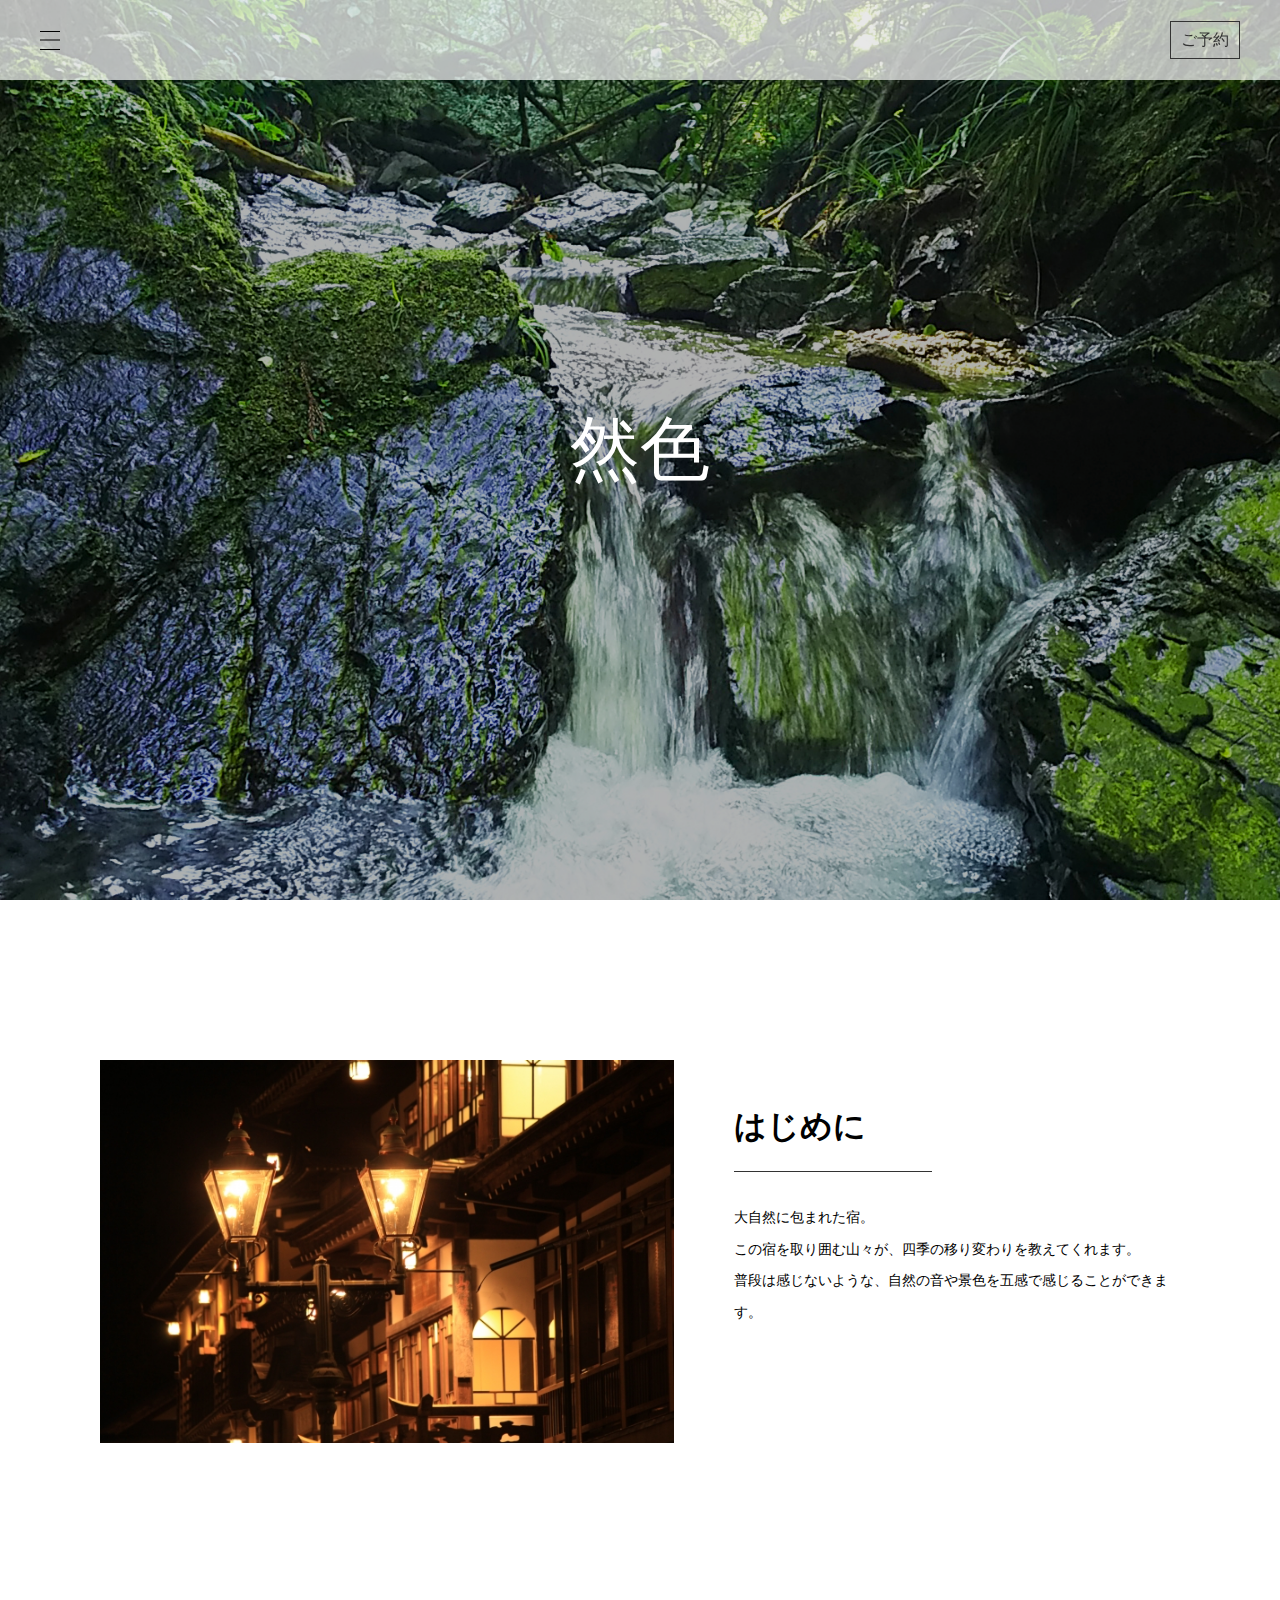
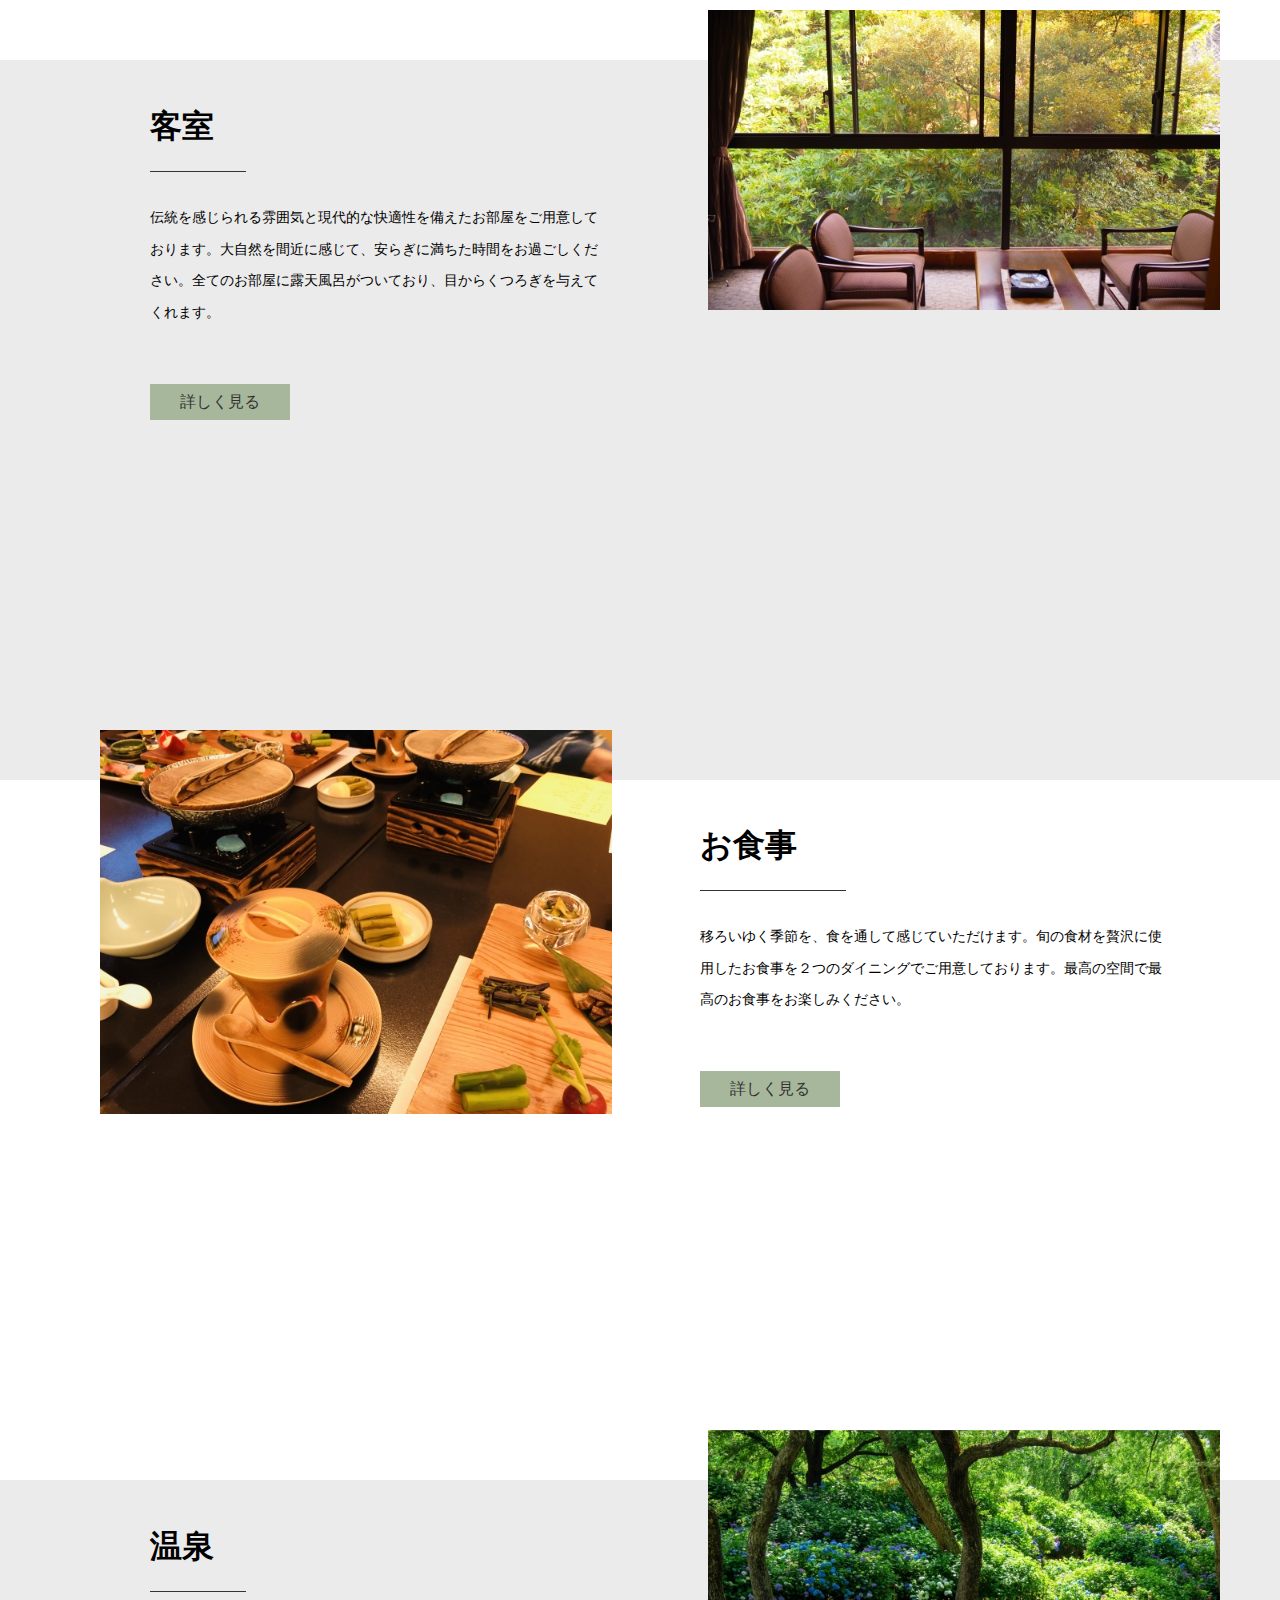
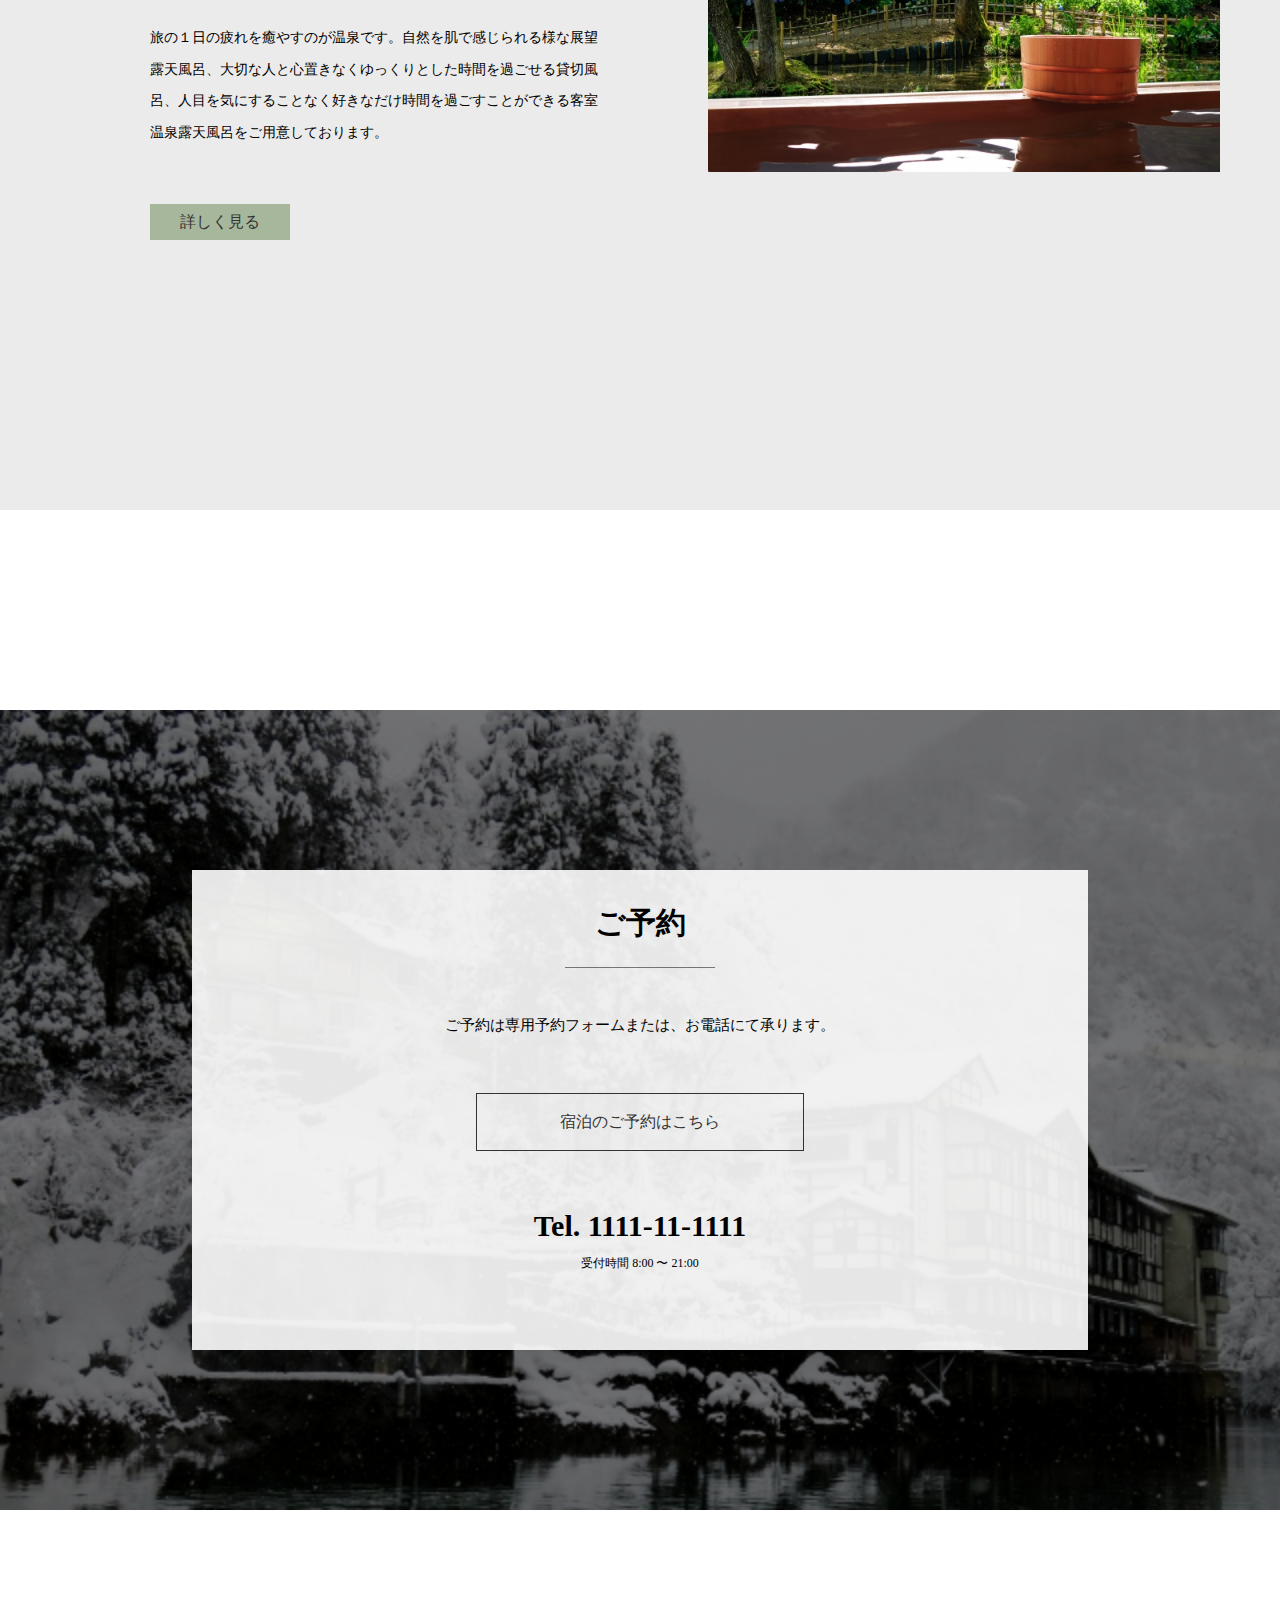
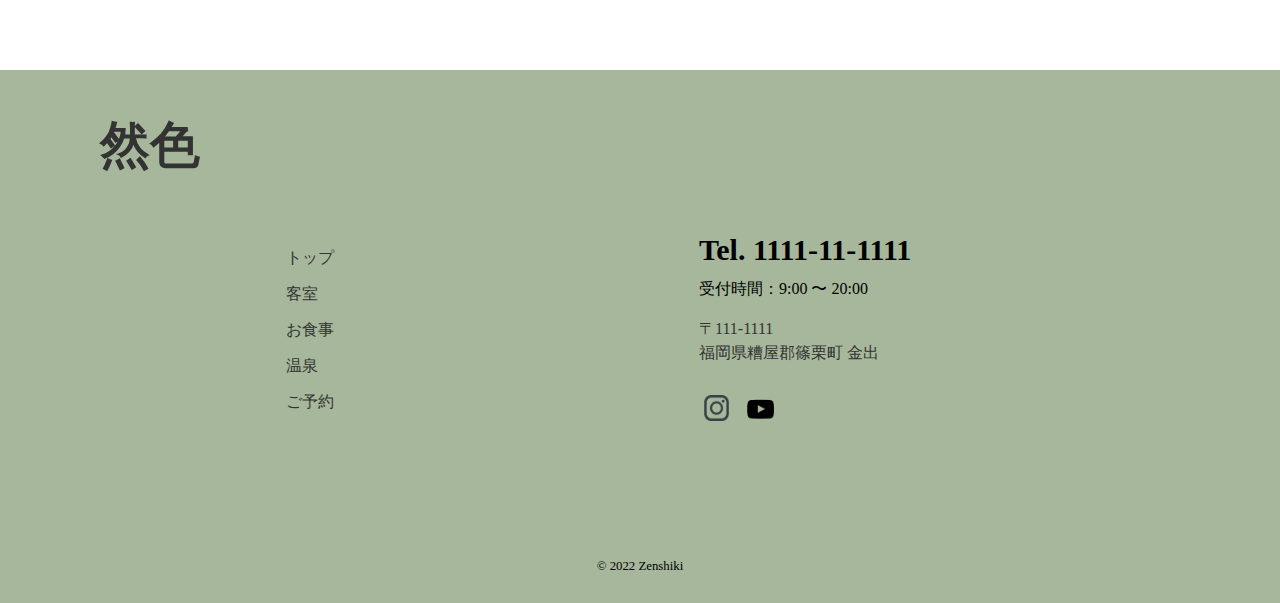
<file: index.html>
<!DOCTYPE html>
<html lang="ja">
<head>
  <meta charset="UTF-8">
  <title>旅館</title>
  <meta name="viewport" content="width=device-width, initial-scale=1">
  <meta name="description" content="架空の旅館ページです">
  <link rel="icon" href="favicon.ico">
  <link rel="preconnect" href="https://fonts.googleapis.com">
  <link rel="preconnect" href="https://fonts.gstatic.com" crossorigin>
  <link
    href="https://fonts.googleapis.com/css2?family=Noto+Sans+JP:wght@300;400;500;700&family=Open+Sans:wght@400;700;800&display=swap"
    rel="stylesheet">
  <link rel="stylesheet" type="text/css" href="css/reset.css">
  </link>
  <link rel="stylesheet" type="text/css" href="css/common.css">
  </link>
  <link rel="stylesheet" type="text/css" href="css/index.css">
  </link>
  <link rel="preconnect" href="https://fonts.googleapis.com">
  <link rel="preconnect" href="https://fonts.gstatic.com" crossorigin>
  <link href="https://fonts.googleapis.com/css2?family=Noto+Serif:ital,wght@0,400;0,700;1,400;1,700&display=swap"
    rel="stylesheet">
</head>
<body>
  <header id="header">
    <div class="header-all">
        <nav class="header-nav">
          <ul class="header-list">
            <li><a class="color" href="index.html">トップ</a></li>
            <li><a href="./html/room.html">客室</a></li>
            <li><a href="./html/eat.html">お食事</a></li>
            <li><a href="./html/bath.html">温泉</a></li>
            <li><a href="#contact">ご予約・お問い合わせ</a></li>
          </ul>
        </nav>
        <div class="header-top">
          <button class="burger-btn">
            <span class="bar bar_top"></span>
            <span class="bar bar_mid"></span>
            <span class="bar bar_bottom"></span>
          </button>
          <a href="#" class="reserve">ご予約</a>
        </div>
    </div>
  </header>
  <main>
    <div class="main-visual">   
      <p class="main-title">然色</p>
    </div>
    <section id="concept" class="wrapper">
      <div class="concept-wrap">
        <div class="section-img">
          <img src="./img/hukei.jpg" alt="コンセプト画像">
        </div>
        <div class="section-text">
          <h2 class="section-title">はじめに</h2>
          <p>大自然に包まれた宿。
            <br>
            この宿を取り囲む山々が、四季の移り変わりを教えてくれます。
            <br>
            普段は感じないような、自然の音や景色を五感で感じることができます。
          </p>
        </div>
      </div>
    </section>
    <section id="room" class="wrapper">
        <div class="section-img">
          <img src="./img/room1.jpg" alt="コンセプト画像">
        </div>
        <div class="section-text">
          <h2 class="section-title">客室</h2>
          <p>伝統を感じられる雰囲気と現代的な快適性を備えたお部屋をご用意しております。大自然を間近に感じて、安らぎに満ちた時間をお過ごしください。全てのお部屋に露天風呂がついており、目からくつろぎを与えてくれます。</p>
          <a href="./html/room.html" class="detail">詳しく見る</a>
        </div>
    </section>
    <section id="eat" class="wrapper">
        <div class="section-img">
          <img src="./img/eat.jpg" alt="コンセプト画像">
        </div>
        <div class="section-text">
          <h2 class="section-title">お食事</h2>
          <p>移ろいゆく季節を、食を通して感じていただけます。旬の食材を贅沢に使用したお食事を２つのダイニングでご用意しております。最高の空間で最高のお食事をお楽しみください。</p>
          <a href="./html/eat.html" class="detail">詳しく見る</a>
        </div>
    </section>
    <section id="bath" class="wrapper">
        <div class="section-img">
          <img src="./img/bath_tenbou.jpg" alt="コンセプト画像">
        </div>
        <div class="section-text">
          <h2 class="section-title">温泉</h2>
          <p>旅の１日の疲れを癒やすのが温泉です。自然を肌で感じられる様な展望露天風呂、大切な人と心置きなくゆっくりとした時間を過ごせる貸切風呂、人目を気にすることなく好きなだけ時間を過ごすことができる客室温泉露天風呂をご用意しております。</p>
          <a href="./html/bath.html" class="detail">詳しく見る</a>
        </div>
    </section>
    <section id="contact">
      <div class="contact-wrap">
        <h2 class="title">ご予約</h2>
        <p class="text">ご予約は専用予約フォームまたは、お電話にて承ります。</p>
        <a href="#" class="btn">宿泊のご予約はこちら</a>
        <p class="tel">Tel. 1111-11-1111</p>
        <p class="time">受付時間 8:00 〜 21:00</p>
      </div>
    </section>
  </main>
  <footer id="footer">
    <a href="./index.html" class="footer-title">然色</a>
    <div class="footer-wrap">
      <ul class="footer-list">
        <li><a href="./index.html">トップ</a></li>
        <li><a href="#room">客室</a></li>
        <li><a href="#eat">お食事</a></li>
        <li><a href="#bath">温泉</a></li>
        <li><a href="#contact">ご予約</a></li>
      </ul>
      <div class="footer-detail">
        <p class="tel">Tel. 1111-11-1111</p>
        <p class="recv">受付時間：9:00 〜 20:00</p>
        <a href="https://maps.google.com/" class="map">〒111-1111<br>福岡県糟屋郡篠栗町
        金出</a>
        <ul class="sns">
          <li>
            <a href="https://www.instagram.com/" class="insta logo">
              <img src="./img/icon_062470_128.png" alt="インスタロゴ">
            </a>
          </li>
          <li>
            <a href="https://www.youtube.com/" class="youtube logo">
              <img src="./img/YOUTUBE_icon-icons.com_65487.png" alt="ユーチューブロゴ">
            </a>
          </li>
        </ul>
      </div>
    </div>
    <p class="copy">&copy; 2022 Zenshiki</p>
  </footer>
  <script src="https://cdnjs.cloudflare.com/ajax/libs/jquery/3.4.1/jquery.min.js"></script>
  <script type="text/javascript" src="./js/index.js"></script>
</body>
</html>
</file>
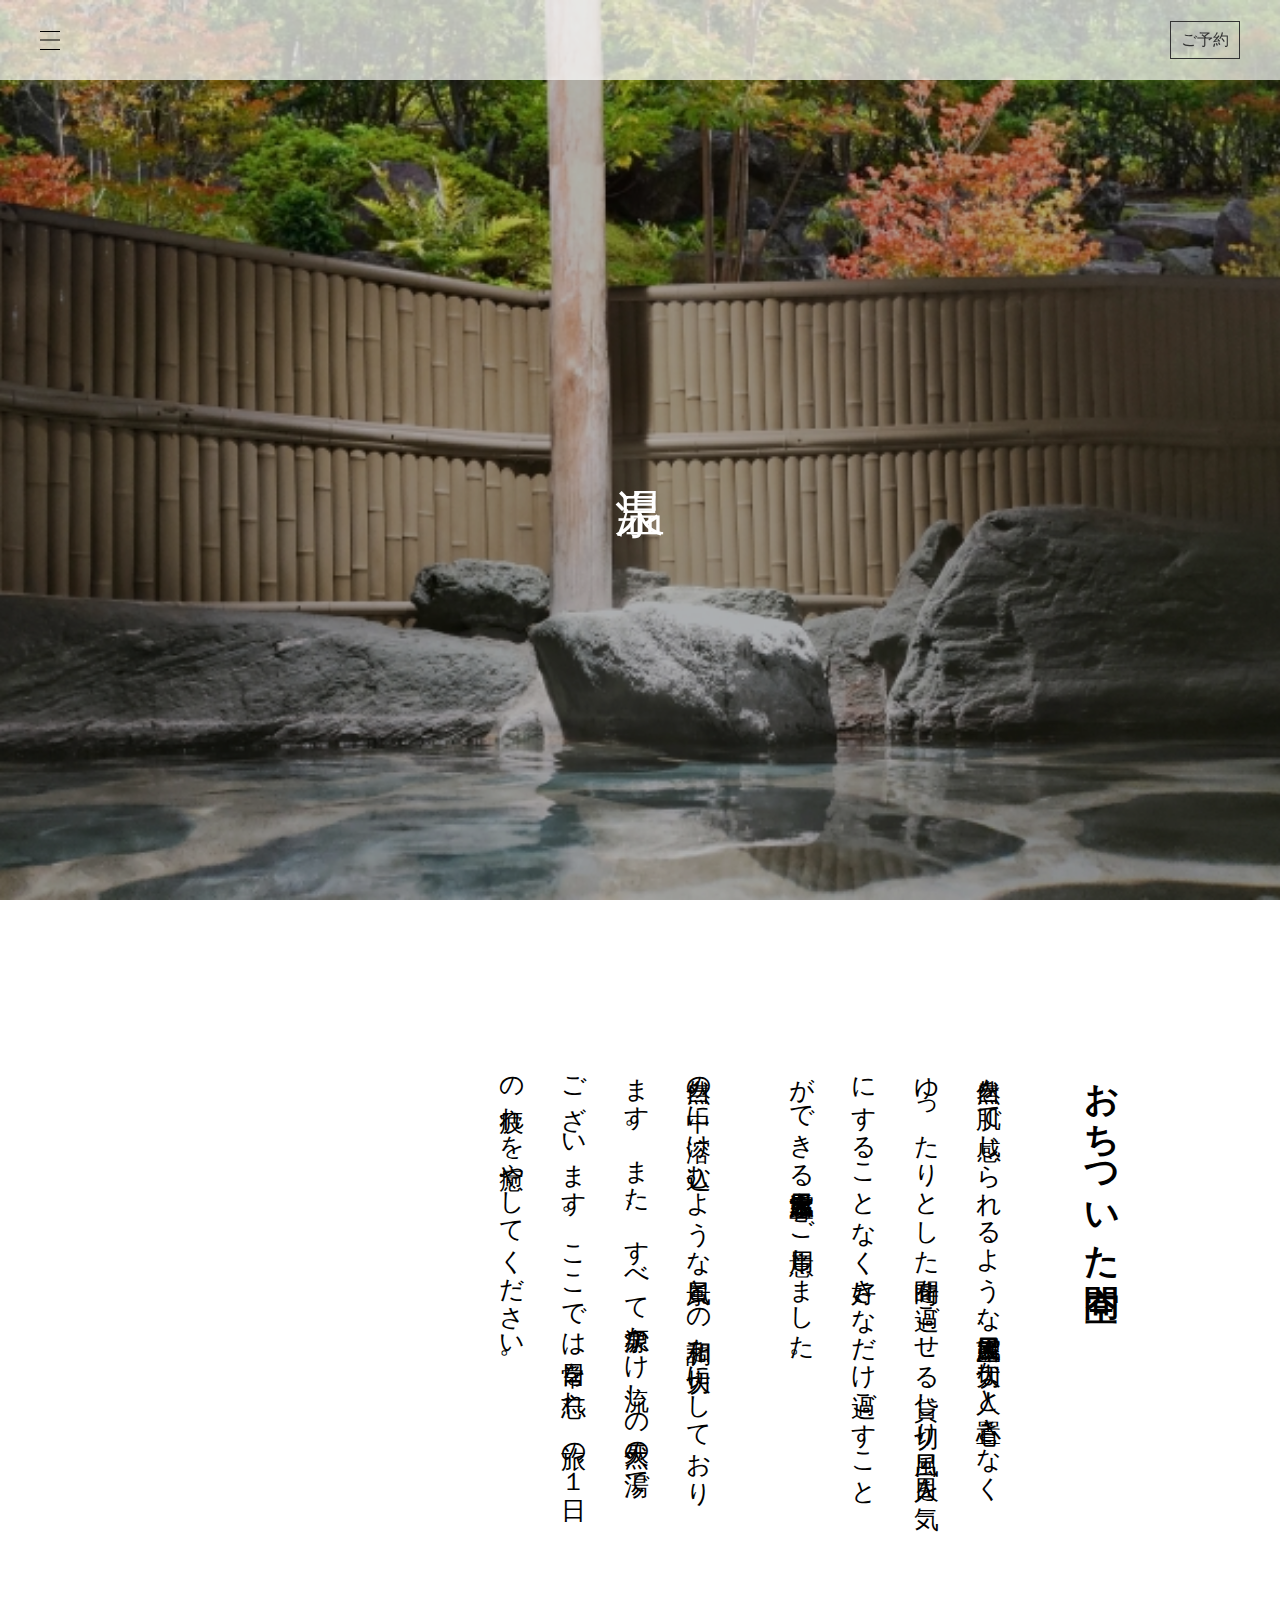
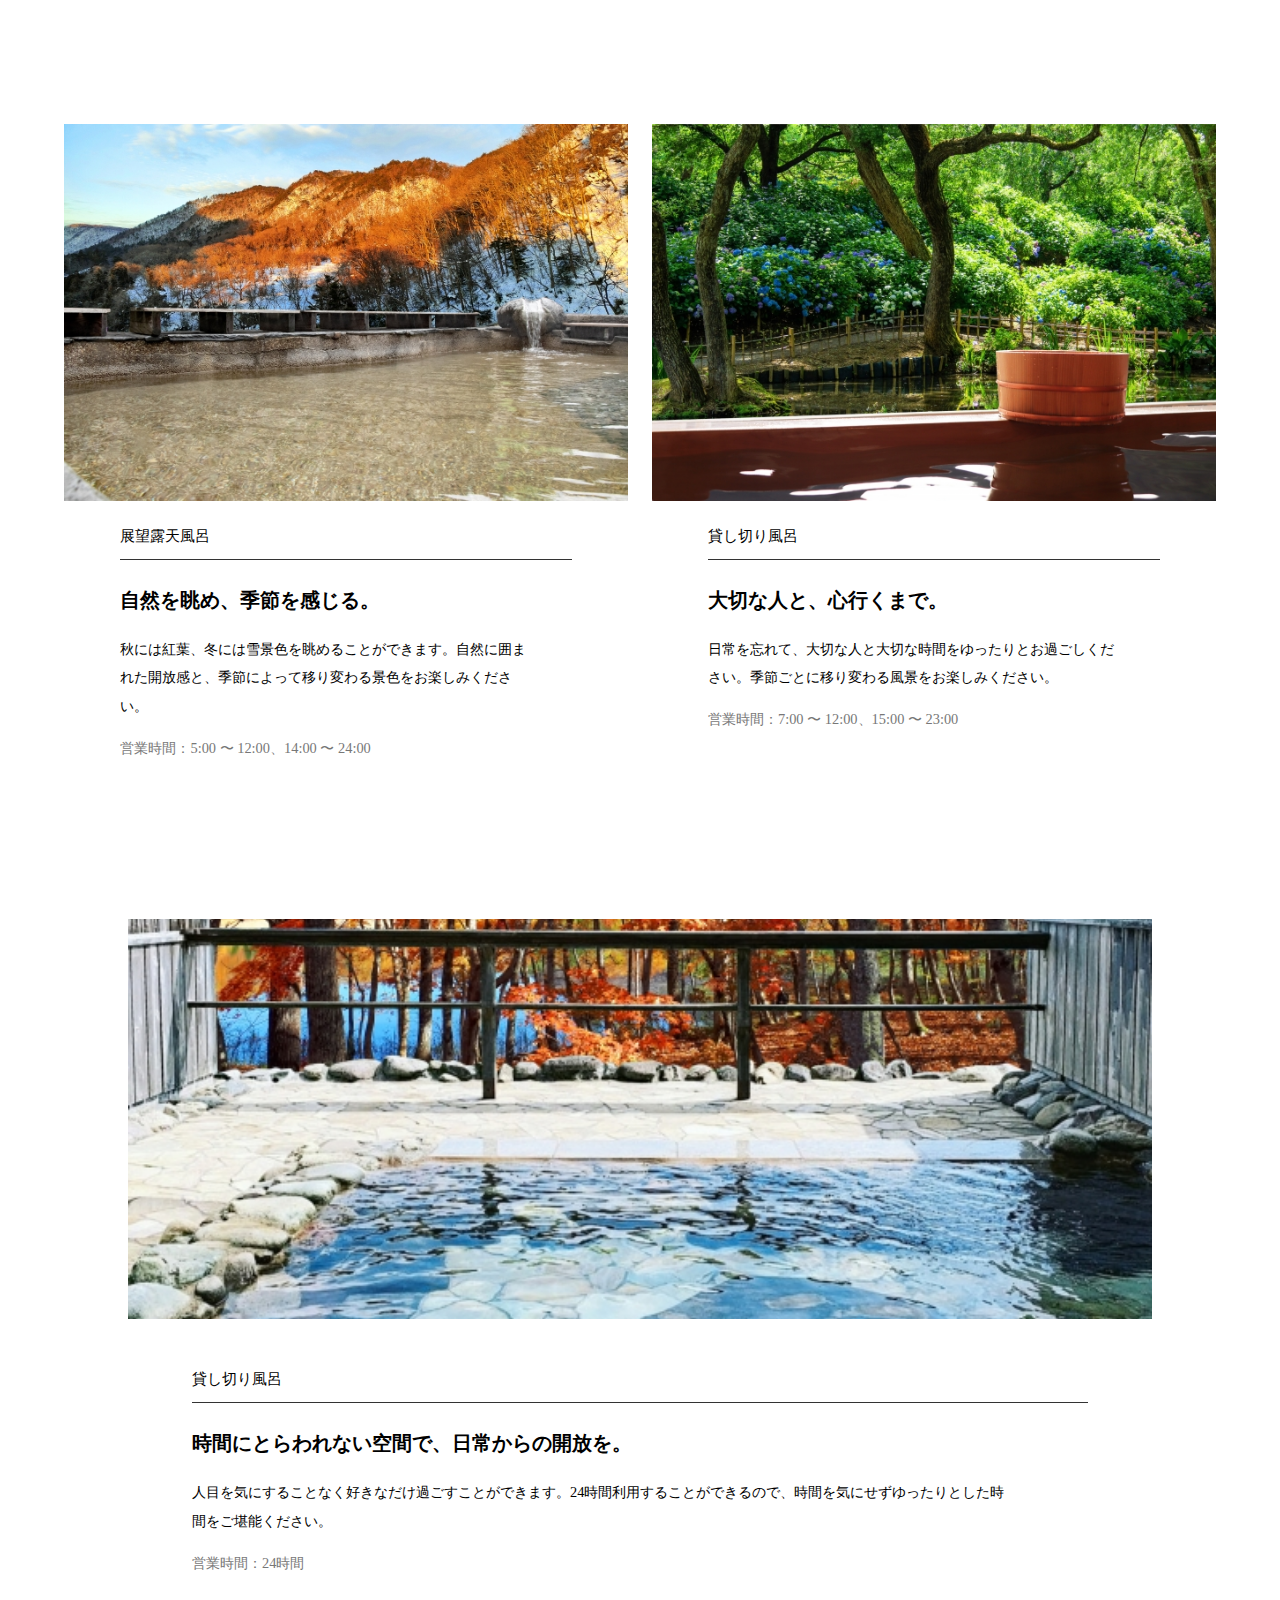
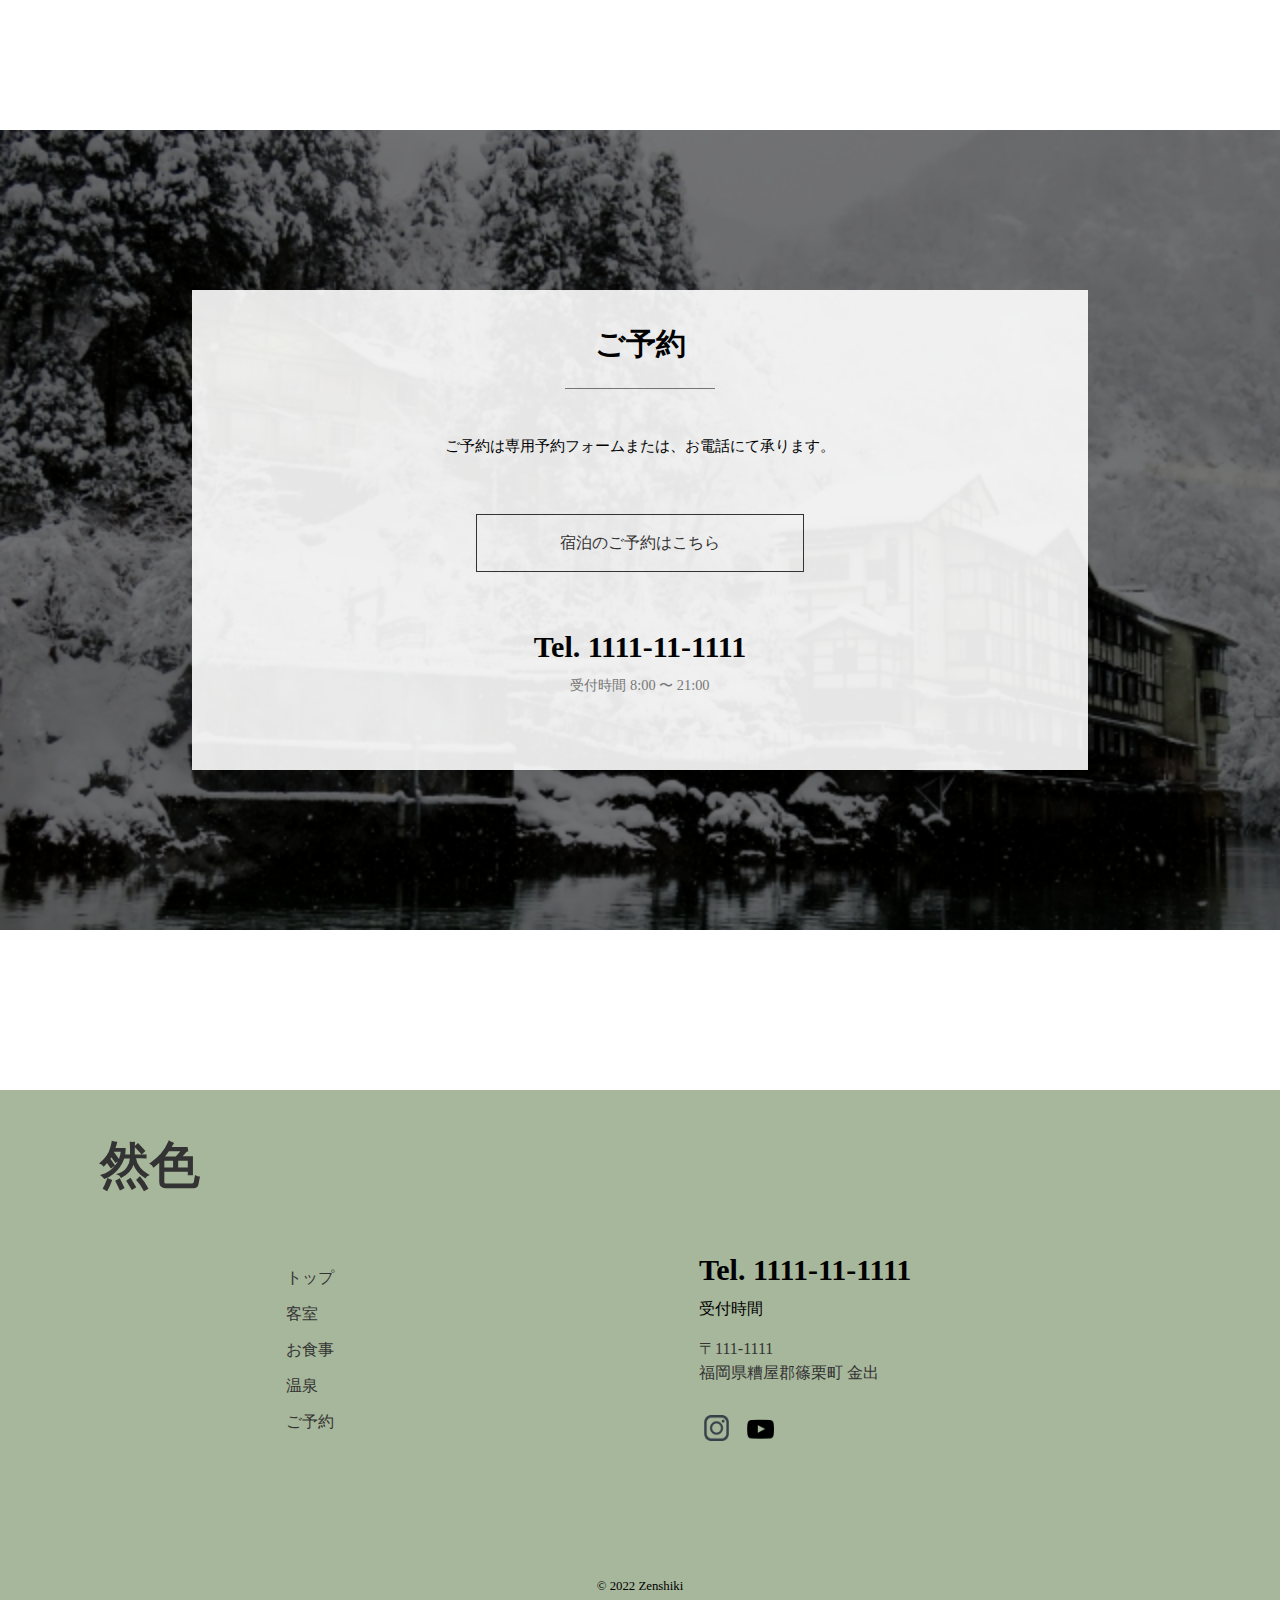
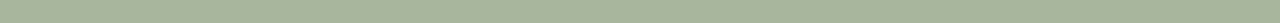
<file: html/bath.html>
<!DOCTYPE html>
<html lang="ja">
<head>
  <meta charset="UTF-8">
  <title>旅館</title>
  <meta name="viewport" content="width=device-width, initial-scale=1">
  <meta name="description" content="架空の旅館ページです">
  <link rel="icon" href="favicon.ico">
  <link rel="preconnect" href="https://fonts.googleapis.com">
  <link rel="preconnect" href="https://fonts.gstatic.com" crossorigin>
  <link
    href="https://fonts.googleapis.com/css2?family=Noto+Sans+JP:wght@300;400;500;700&family=Open+Sans:wght@400;700;800&display=swap"
    rel="stylesheet">
  <link rel="stylesheet" type="text/css" href="../css/reset.css">
  </link>
  <link rel="stylesheet" type="text/css" href="../css/common.css">
  </link>
  <link rel="stylesheet" type="text/css" href="../css/bath.css">
  </link>
  <link rel="stylesheet" type="text/css" href="../css/common2.css">
  </link>
  <link rel="preconnect" href="https://fonts.googleapis.com">
  <link rel="preconnect" href="https://fonts.gstatic.com" crossorigin>
  <link href="https://fonts.googleapis.com/css2?family=Noto+Serif:ital,wght@0,400;0,700;1,400;1,700&display=swap"
    rel="stylesheet">
</head>
<body>
  <header id="header">
    <div class="header-all">
      <nav class="header-nav">
        <ul class="header-list">
          <li><a href="../index.html">トップ</a></li>
          <li><a href="../html/room.html">客室</a></li>
          <li><a href="../html/eat.html">お食事</a></li>
          <li><a class="color" href="#">温泉</a></li>
          <li><a href="#contact">ご予約・お問い合わせ</a></li>
        </ul>
      </nav>
      <div class="header-top">
        <button class="burger-btn">
          <span class="bar bar_top"></span>
          <span class="bar bar_mid"></span>
          <span class="bar bar_bottom"></span>
        </button>
        <a href="#" class="reserve">ご予約</a>
      </div>
    </div>
  </header>
  <main>
    <div class="main-visual">
      <p class="main-title">温泉</p>
    </div>
    <section id="concept" class="wrapper">
      <div class="concept-content">
        <h2 class="concept-title">おちついた空間</h2>
        <p class="text1">自然を肌で感じられるような展望露天風呂、大切な人と心置きなくゆったりとした時間を過ごせる貸し切り風呂、人目を気にすることなく好きなだけ過ごすことができる客室温泉露天風呂をご用意しました。
        </p>
        <p class="text2">自然の中に溶け込むような風景との調和を大切にしております。また、すべて源泉かけ流しの天然の湯でございます。ここでは日常を忘れ、旅の１日の疲れを癒やしてください。</p>
      </div>
    </section>
    <section id="bath">
      <div class="bath-wrap">
       <div class="bath-item">
         <img src="../img/bath_tenbou2.jpg" alt="展望露天風呂">
         <div class="bath-detail">
           <h4 class="bath-title">展望露天風呂</h4>
           <p class="big-text">自然を眺め、季節を感じる。</p>
           <p class="normal-text">秋には紅葉、冬には雪景色を眺めることができます。自然に囲まれた開放感と、季節によって移り変わる景色をお楽しみください。
           </p>
           <p class="time">営業時間：5:00 〜 12:00、14:00 〜 24:00</p>
         </div>
       </div>
        <div class="bath-item">
          <img src="../img/bath_tenbou.jpg" alt="展望露天風呂">
          <div class="bath-detail">
            <h4 class="bath-title">貸し切り風呂</h4>
            <p class="big-text">大切な人と、心行くまで。</p>
            <p class="normal-text">日常を忘れて、大切な人と大切な時間をゆったりとお過ごしください。季節ごとに移り変わる風景をお楽しみください。
            </p>
            <p class="time">営業時間：7:00 〜 12:00、15:00 〜 23:00</p>
          </div>
        </div>
      </div>
    </section>
    <section id="bath-room">
      <div class="bath-room-img">
        <img src="../img/bath_room.jpg" alt="客室温泉露天風呂">
      </div>
      <div class="bath-detail">
        <h4 class="bath-title">貸し切り風呂</h4>
        <p class="big-text">時間にとらわれない空間で、日常からの開放を。</p>
        <p class="normal-text">
          人目を気にすることなく好きなだけ過ごすことができます。24時間利用することができるので、時間を気にせずゆったりとした時間をご堪能ください。
        </p>
        <p class="time">営業時間：24時間</p>
      </div>
    </section>
    <section id="contact">
      <div class="contact-wrap">
        <h2 class="title">ご予約</h2>
        <p class="text">ご予約は専用予約フォームまたは、お電話にて承ります。</p>
        <a href="#" class="btn">宿泊のご予約はこちら</a>
        <p class="tel">Tel. 1111-11-1111</p>
        <p class="time">受付時間 8:00 〜 21:00</p>
      </div>
    </section>
  </main>
  <footer id="footer">
    <a href="../index.html" class="footer-title">然色</a>
    <div class="footer-wrap">
      <ul class="footer-list">
        <li><a href="../index.html">トップ</a></li>
        <li><a href="../html/room.html">客室</a></li>
        <li><a href="../html/eat.html">お食事</a></li>
        <li><a href="../html/bath.html">温泉</a></li>
        <li><a href="#contact">ご予約</a></li>
      </ul>
      <div class="footer-detail">
        <p class="tel">Tel. 1111-11-1111</p>
        <p class="recv">受付時間</p>
        <a href="https://maps.google.com/" class="map">〒111-1111<br>福岡県糟屋郡篠栗町
          金出</a>
        <ul class="sns">
          <li>
            <a href="https://www.instagram.com/" class="insta logo">
              <img src="../img/icon_062470_128.png" alt="インスタロゴ">
            </a>
          </li>
          <li>
            <a href="https://www.youtube.com/" class="youtube logo">
              <img src="../img/YOUTUBE_icon-icons.com_65487.png" alt="ユーチューブロゴ">
            </a>
          </li>
        </ul>
      </div>
    </div>
    <p class="copy">&copy; 2022 Zenshiki</p>
  </footer>
  <script src="https://cdnjs.cloudflare.com/ajax/libs/jquery/3.4.1/jquery.min.js"></script>
  <script type="text/javascript" src="../js/index.js"></script>
</body>
</html>
</file>
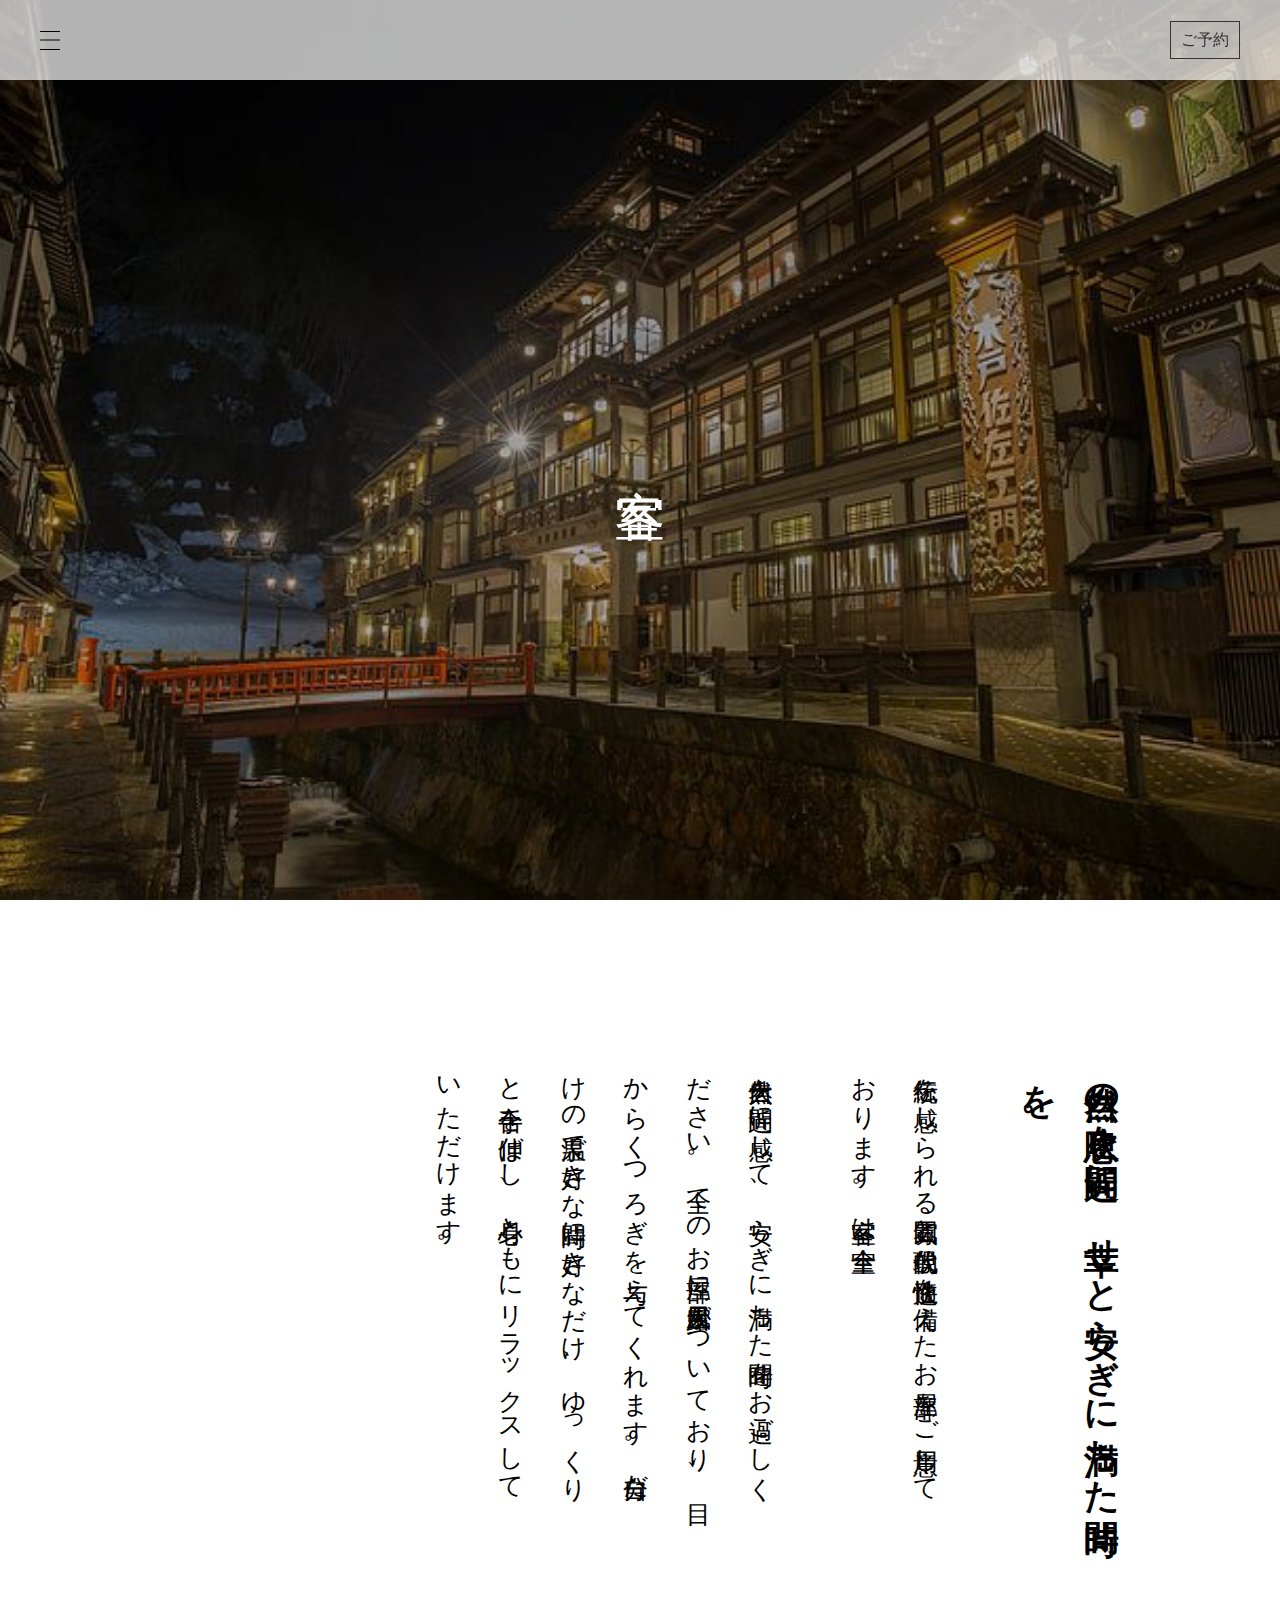
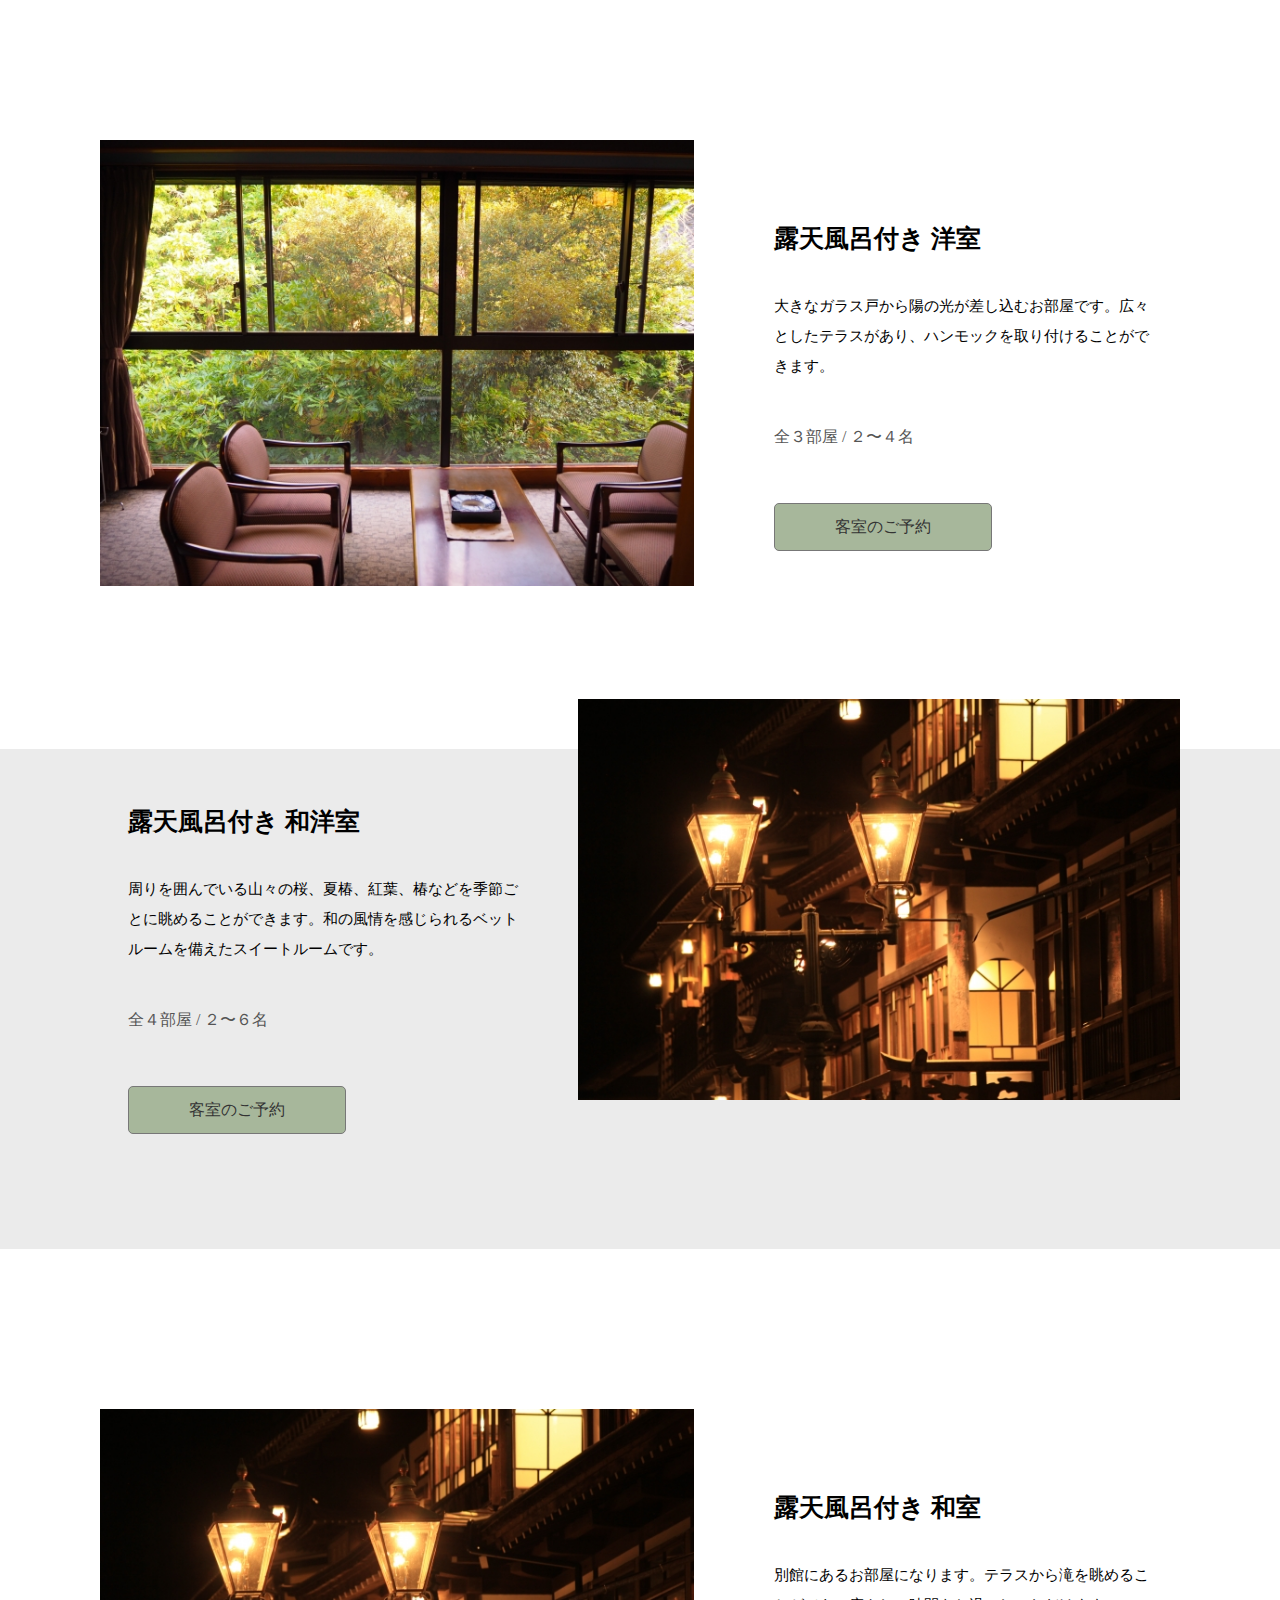
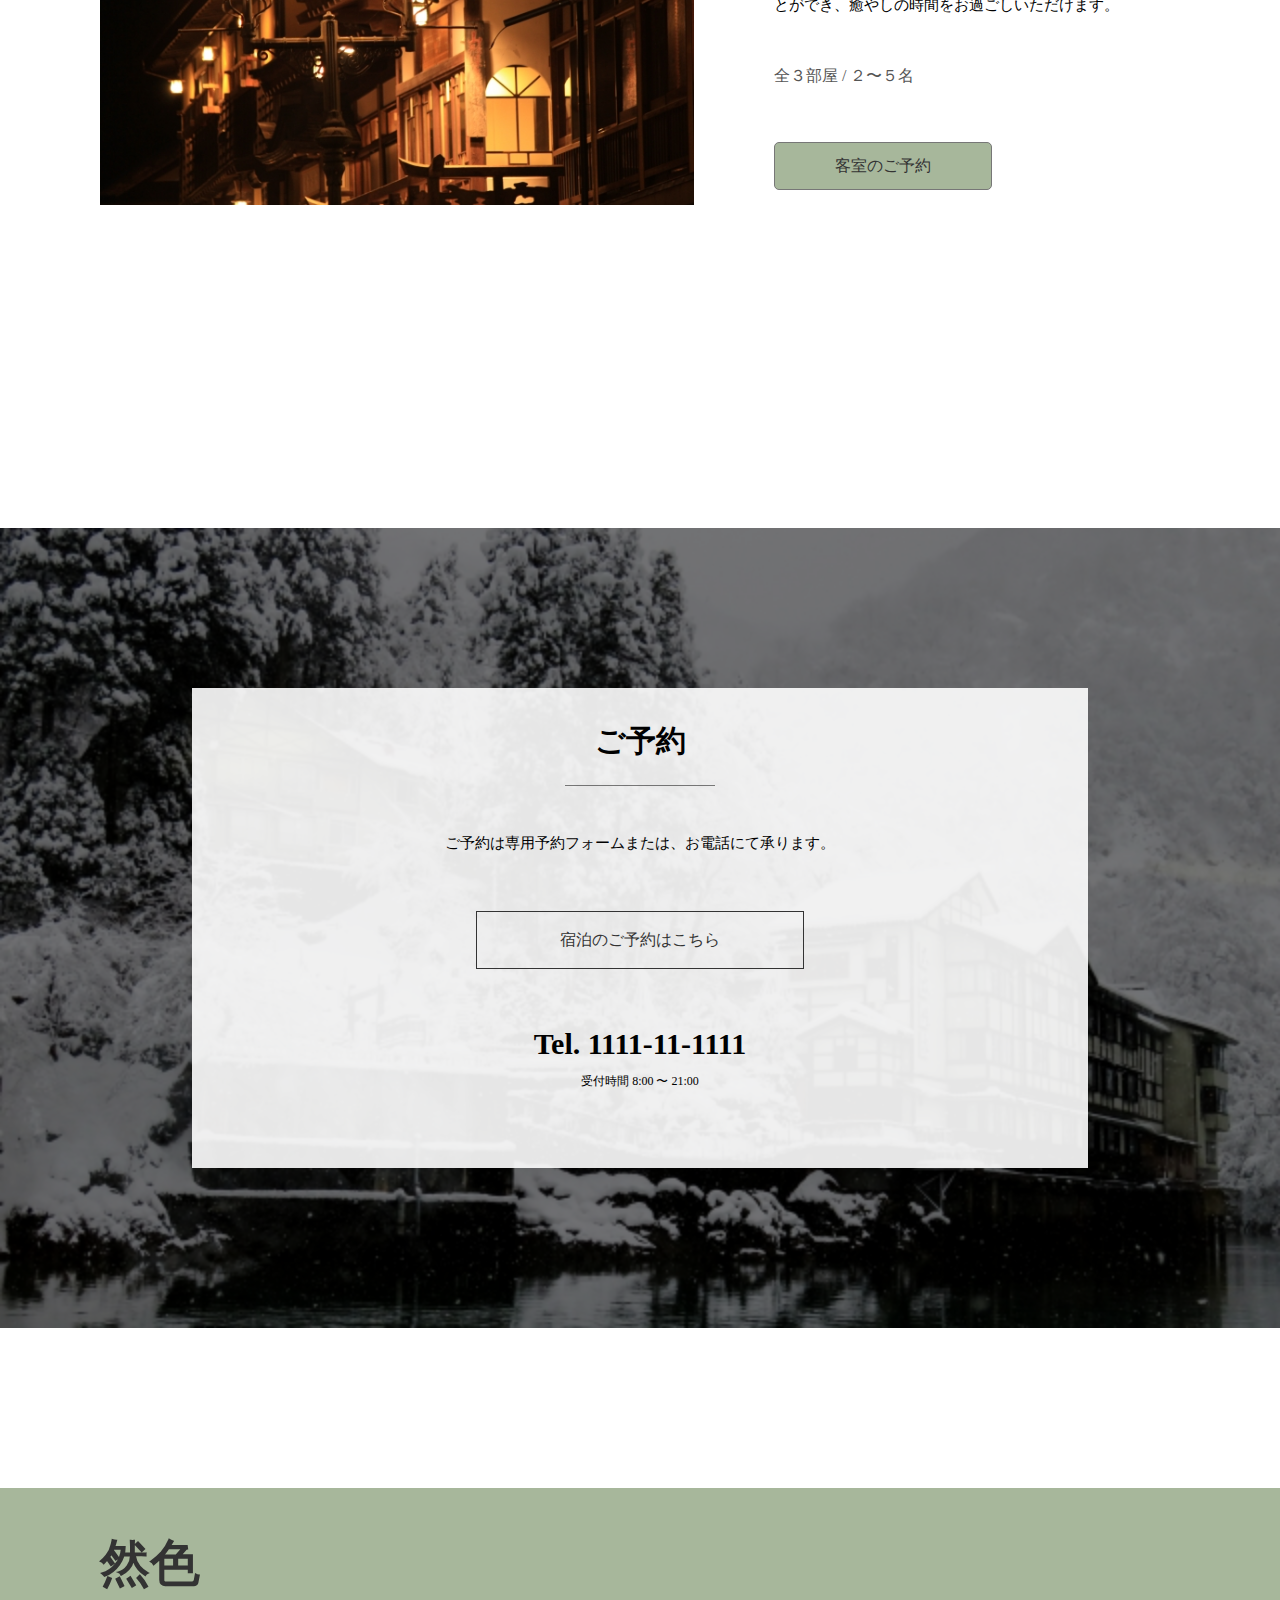
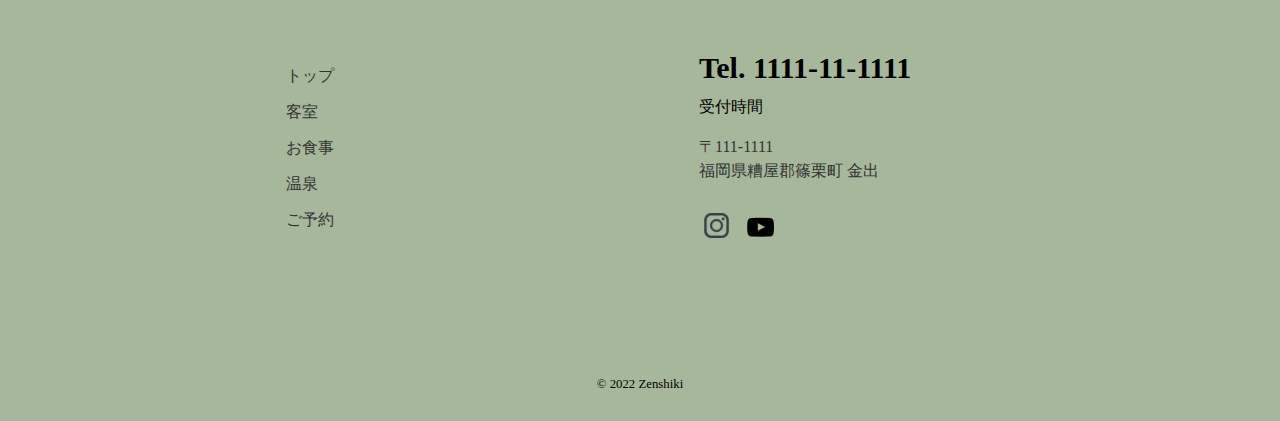
<file: html/room.html>
<!DOCTYPE html>
<html lang="ja">
<head>
  <meta charset="UTF-8">
  <title>旅館</title>
  <meta name="viewport" content="width=device-width, initial-scale=1">
  <meta name="description" content="架空の旅館ページです">
  <link rel="icon" href="favicon.ico">
  <link rel="preconnect" href="https://fonts.googleapis.com">
  <link rel="preconnect" href="https://fonts.gstatic.com" crossorigin>
  <link
    href="https://fonts.googleapis.com/css2?family=Noto+Sans+JP:wght@300;400;500;700&family=Open+Sans:wght@400;700;800&display=swap"
    rel="stylesheet">
  <link rel="stylesheet" type="text/css" href="../css/reset.css">
  </link>
  <link rel="stylesheet" type="text/css" href="../css/common.css">
  </link>
  <link rel="stylesheet" type="text/css" href="../css/room.css">
  </link>
  <link rel="stylesheet" type="text/css" href="../css/common2.css">
  </link>
  <link rel="preconnect" href="https://fonts.googleapis.com">
  <link rel="preconnect" href="https://fonts.gstatic.com" crossorigin>
  <link href="https://fonts.googleapis.com/css2?family=Noto+Serif:ital,wght@0,400;0,700;1,400;1,700&display=swap"
    rel="stylesheet">
</head>
<body>
  <header id="header">
    <div class="header-all">
      <nav class="header-nav">
        <ul class="header-list">
          <li><a href="../index.html">トップ</a></li>
          <li><a class="color" href="#">客室</a></li>
          <li><a href="../html/eat.html">お食事</a></li>
          <li><a href="../html/bath.html">温泉</a></li>
          <li><a href="#contact">ご予約・お問い合わせ</a></li>
        </ul>
      </nav>
      <div class="header-top">
        <button class="burger-btn">
          <span class="bar bar_top"></span>
          <span class="bar bar_mid"></span>
          <span class="bar bar_bottom"></span>
        </button>
        <a href="#" class="reserve">ご予約</a>
      </div>
    </div>
  </header>
  <main>
    <div class="main-visual">
      <p class="main-title">客室</p>
    </div>
    <section id="concept" class="wrapper">
      <div class="concept-content">
        <h2 class="concept-title">自然の息吹を間近に、幸せと安らぎに満ちた時間を。</h2>
        <p class="text1">伝統を感じられる雰囲気と現代的な快適性を備えたお部屋をご用意しております。客室は全十室。
        </p>
        <p class="text2">大自然を間近に感じて、安らぎに満ちた時間をお過ごしください。全てのお部屋に露天風呂がついており、目からくつろぎを与えてくれます。自分だけの温泉で好きな時間に好きなだけ、ゆっくりと手合を伸ばし、心身ともにリラックスしていただけます。</p>
      </div>
    </section>
    <section id="first" class="wrapper">
      <div class="first-wrap">
        <div class="section-img">
          <img src="../img/room1.jpg" alt="洋室">
        </div>
        <div class="section-text">
          <h2 class="section-title">露天風呂付き 洋室</h2>
          <div class="text-content">
            <p class="detail1">大きなガラス戸から陽の光が差し込むお部屋です。広々としたテラスがあり、ハンモックを取り付けることができます。</p>
            <p class="detail">全３部屋 / ２〜４名</p>
          </div>
          <a href="#" class="room-reserve">客室のご予約</a>
        </div>
      </div>
    </section>
    <section id="second" class="wrapper">
      <div class="second-wrap">
        <div class="section-img">
          <img src="../img/hukei.jpg" alt="客室画像2">
        </div>
        <div class="section-text">
          <h2 class="section-title">露天風呂付き 和洋室</h2>
          <div class="text-content">
            <p class="detail1">周りを囲んでいる山々の桜、夏椿、紅葉、椿などを季節ごとに眺めることができます。和の風情を感じられるベットルームを備えたスイートルームです。
            </p>
            <p class="detail">全４部屋 / ２〜６名</p>
          </div>
          <a href="#" class="room-reserve">客室のご予約</a>
        </div>
      </div>
    </section>
    <section id="third" class="wrapper">
      <div class="third-wrap">
        <div class="section-img">
          <img src="../img/hukei.jpg" alt="客室画像3">
        </div>
        <div class="section-text">
          <h2 class="section-title">露天風呂付き 和室</h2>
          <div class="text-content">
            <p class="detail1">別館にあるお部屋になります。テラスから滝を眺めることができ、癒やしの時間をお過ごしいただけます。</p>
            <p class="detail">全３部屋 / ２〜５名</p>
          </div>
          <a href="#" class="room-reserve">客室のご予約</a>
        </div>
      </div>
    </section>
    <section id="contact">
      <div class="contact-wrap">
        <h2 class="title">ご予約</h2>
        <p class="text">ご予約は専用予約フォームまたは、お電話にて承ります。</p>
        <a href="#" class="btn">宿泊のご予約はこちら</a>
        <p class="tel">Tel. 1111-11-1111</p>
        <p class="time">受付時間 8:00 〜 21:00</p>
      </div>
    </section>
  </main>
  <footer id="footer">
    <a href="../index.html" class="footer-title">然色</a>
    <div class="footer-wrap">
      <ul class="footer-list">
        <li><a href="../index.html">トップ</a></li>
        <li><a href="../html/room.html">客室</a></li>
        <li><a href="../html/eat.html">お食事</a></li>
        <li><a href="../html/bath.html">温泉</a></li>
        <li><a href="#contact">ご予約</a></li>
      </ul>
      <div class="footer-detail">
        <p class="tel">Tel. 1111-11-1111</p>
        <p class="recv">受付時間</p>
        <a href="https://maps.google.com/" class="map">〒111-1111<br>福岡県糟屋郡篠栗町
          金出</a>
        <ul class="sns">
          <li>
            <a href="https://www.instagram.com/" class="insta logo">
              <img src="../img/icon_062470_128.png" alt="インスタロゴ">
            </a>
          </li>
          <li>
            <a href="https://www.youtube.com/" class="youtube logo">
              <img src="../img/YOUTUBE_icon-icons.com_65487.png" alt="ユーチューブロゴ">
            </a>
          </li>
        </ul>
      </div>
    </div>
    <p class="copy">&copy; 2022 Zenshiki</p>
  </footer>
  <script src="https://cdnjs.cloudflare.com/ajax/libs/jquery/3.4.1/jquery.min.js"></script>
  <script type="text/javascript" src="../js/index.js"></script>
</body>
</html>
</file>
<file: css/common.css>
@charset "UTF-8";

* {
  box-sizing: border-box;
}

li {
  list-style: none;
}

img {
  max-width: 100%;
  object-fit: cover;
}

a {
  text-decoration: none;
  color: #333;
}

body {
  font-family: 'ヒラギノ明朝 Pro W3', 'Hiragino Mincho Pro', '游明朝', 'Yu Mincho', '游明朝体', 'YuMincho', 'ＭＳ Ｐ明朝', 'MS PMincho', serif;
}



.header-all {
  background-color: rgba(255, 255, 255, 0.7);
  height: 80px;
  width: 100%;
  padding: 0 50px 0 0;
  position: fixed;
  top: 0;
  display: flex;
  align-items: center;
  z-index: 10;
}


.header-top {
  display: flex;
  align-items: center;

}

.header-top a {
  color: #333;
  right: 40px;
  position: absolute;
  border: #333 1px solid;
  padding: 10px;
}

.color {
  color: #555;
}

button {
  -webkit-appearance: none;
  -moz-appearance: none;
  appearance: none;
  background: transparent;
  border: 0;
  border-radius: 0;
  color: inherit;
  cursor: pointer;
  font: inherit;
  margin-left: 30px;
  outline: none;
  padding: 0;
  vertical-align: middle;
  
}
.burger-btn {
  display: block;
  width: 39px;
  height: 39px;
  position: relative;
  z-index: 3;
  border: none;
}

.section-text p {
  font-size: 1.1rem;
  line-height: 2;
}

.bar {
  width: 20px;
  height: 1px;
  display: block;
  position: absolute;
  left: 50%;
  transform: translateX(-50%);
  background-color: #000;
  transition: all .3s linear;
}

.bar_top {
  top: 10px;
  transition: all .3s linear;
}

.bar_mid {
  top: 50%;
  transform: translate(-50%, -50%);
  transition: all .3s linear;
}

.bar_bottom {
  bottom: 10px;
  transition: all .3s linear;
}

.main-visual {
  background-image: url(../img/top1.jpg);
  height: 100vh;
  background-position: center;
  background-repeat: no-repeat;
  background-size: cover;
  position: relative;
  margin-bottom: 80px;
}

.main-visual::before {
  content: '';
  position: absolute;
  top: 0;
  right: 0;
  bottom: 0;
  left: 0;
  background-color: rgba(0, 0, 0, 0.3);
}

.main-title {
  font-size: 50px;
  position: absolute;
  top: 50%;
  left: 50%;
  transform: translate(-50%, -50%);
  color: #fff;
}

.wrapper {
  padding: 80px 100px;
  margin-bottom: 80px;
}



#contact {
  background-image: url(../img/top2.jpg);
  background-repeat: no-repeat;
  background-position: center top;
  width: 100%;
  height: 800px;
  background-size: cover;
  position: relative;
  margin-bottom: 160px;
}

#contact::before {
  content: '';
  position: absolute;
  top: 0;
  right: 0;
  bottom: 0;
  left: 0;
  background-color: rgba(0, 0, 0, 0.5);
}

.contact-wrap {
  background-color: rgba(255, 255, 255, 0.9);
  padding: 3%;
  height: 60%;
  width: 70%;
  position: absolute;
  top: 50%;
  left: 50%;
  transform: translate(-50%, -50%);
  text-align: center;
}



.title {
  font-size: 30px;
  margin-bottom: 50px;
  padding-bottom: 30px;
  position: relative;
}

.title:before {
  position: absolute;
  bottom: 0;
  left: 0;
  right: 0;
  display: block;
  width: 150px;
  height: 1px;
  margin: auto;
  background: currentColor;
  content: "";
  opacity: 0.5;
}

.text {
  font-size: 15px;
  margin-bottom: 60px;
}

.btn {
  width: 40%;
  display: block;
  margin: 0 auto 60px;
  border: 1px solid #333;
  padding: 20px 50px;
}

.btn:hover {
  background-color: #333;
  color: #fff;
}

.footer-list li:hover {
  opacity: 0.7;
}

.tel {
  font-size: 30px;
  font-weight: bold;
  margin-bottom: 16px;
}

.time {
  font-size: 12px;
}

#footer {
  background-color: #A7B79B;
  width: 100%;
}

.footer-wrap {
  padding: 50px;
  display: flex;
  justify-content: space-between;
  align-items: center;
  margin-bottom: 50px;
}

.footer-title {
  font-size: 50px;
  display: inline-block;
  padding: 50px 0 10px 100px;
  font-weight: bold;
}

.footer-list {
  width: 20%;
  margin-left: 20%;
  padding-top: 20px;
  padding-right: 30px;
}

.footer-list li {
  margin-bottom: 20px;
}

.footer-detail {
  width: 45%;
}

.recv {
  margin-bottom: 20px;
}
 
.map {
  line-height: 1.5;
}

.map:hover {
  border-bottom: 1px solid #333;
  opacity: 0.7;
}

.copy {
  font-size: 0.8rem;
  text-align: center;
  padding: 30px 0;
}

.logo {
  display: block;
  margin-top: 30px;
  padding-left: 10%;
}

.logo img {
  width: 30px;
}

.sns {
  display: flex;
}

.insta {
  margin-right: 15px;
}



.burger-btn.active .bar_top {
  left: 10px;
  top: 20px;
  transform: rotate(45deg);
}

.burger-btn.active .bar_mid {
  opacity: 0;
}

.burger-btn.active .bar_bottom {
  left: 10px;
  top: 20px;
  transform: rotate(-45deg);
}

.header-nav {
  position: fixed;
  top: 0;
  left: 0;
  z-index: 1;
  width: 30vw;
  height: 100vh;
  display: flex;
  flex-direction: column;
  align-items: center;
  justify-content: center;
  background: #fff;
  transform: translateX(-100vw);
  transition: all .3s linear;
}

.header-list {
  text-align: center;
}

.header-list li {
  margin-bottom: 50px;
}

.header-nav.active {
  transform: translateX(0);
}

@media screen and (max-width: 1024px) {

#contact {
  margin-bottom: 50px;
}
.btn {
  width: 50%;
}
  
}

@media screen and (max-width: 768px) {
  .wrapper {
    padding: 0;
    margin-bottom: 0;
  }

  #room .wrapper {
    padding: 0;
  }

  #contact {
    height: 500px;
  }
  .contact-wrap {
    height: unset;
    padding: 6%;
  }
  .title {
    margin-bottom: 20px;
  }
  .text {
    margin-bottom: 30px;
  }

  .btn {
    width: 70%;
    margin: 0 auto 40px;
  }
}

@media screen and (max-width: 540px) {

  .header-top a {
    font-size: 15px;
    padding: 10px 20px;
  }

  .header-nav {
    width: 100vw;
  }

  .title {
    font-size: 1.5rem;
  }

  .contact-wrap {
    width: 90%;
  }

  .tel {
    font-size: 1.3rem;
    margin-bottom: 20px;
  }

  .text {
    font-size: 12px;
  }

  .btn {
    font-size: 15px;
    width: 80%;
  }

  .recv {
    margin-bottom: 30px;
  }

  .footer-title {
    font-size: 40px;
  }

  .map {
    line-height: 2;
  }

  .footer-wrap {
    flex-direction: column;
  }

  .footer-title {
    padding-left: 60px;
  }

  .footer-list {
    display: flex;
    width: 90%;
    padding: 0;
    margin: 0 auto;
    justify-content: space-between;
    margin-bottom: 40px;
  }

  .footer-list li {
    margin-bottom: 0;
  }

  .footer-detail {
    width: 90%;
    margin: 0 auto;
  }

}

@media screen and (max-width: 405px) {
  .btn {
    font-size: 12px;
    padding: 15px 35px;
  }

  .footer-list li a {
    font-size: 13px;
  }

  .tel {
    font-size: 1.2rem;
  }

  .recv {
    font-size: 0.9rem;
  }

  .map {
    font-size: 0.9rem;
  }

  .text {
    font-size: 11px;
  }
  
}
</file>
<file: css/index.css>
@charset "UTF-8";

.main-visual {
  background-image: url(../img/3369307_l.jpg);
}

#concept .section-img {
  width: 55%;
}

.main-title {
  font-size: 70px;
}

.section-title {
  font-size: 2rem;
  margin-bottom: 60px;
  position: relative;
  display: inline-block;
}

.section-title::after {
  content: "";
  width: 150%;
  background-color: #333;
  height: 1px;
  position: absolute;
  bottom: -30px;
  left: 0;
}

#concept {
  height: 600px;
}

#concept .section-text,
#eat .section-text {
  padding: 50px 0 0 60px;
}

.concept-wrap {
  display: flex;
}

#room {
  background-color: #EBEBEB;
  height: 80vh;
  position: relative;
}

#bath {
  background-color: #EBEBEB;
  height: 70vh;
  margin-bottom: 200px;
  position: relative;
}

#eat {
  height:  60vh;
  position: relative;
  display: flex;
}



.room-wrap,
.bath-wrap,
.eat-wrap {
  display: flex;
  flex-direction: row-reverse;
  position: relative;
}

#room .section-img,
#bath .section-img {
  position: absolute;
  top: -50px;
  right: 60px;
}

#eat .section-img {
  position: absolute;
  top: -130px;
  left: 100px;
}



#room .section-text,
#bath .section-text {
  position: absolute;
  top: 50px;
  left: 150px;
}

#eat .section-text {
  position: absolute;
  top: -15%;
  left: 50%;
}

.section-img {
  width: 40%;
}

.section-img img {
  width: 100%;
}



.detail {
  color: #333;
  background-color: #A7B79B;
  display: inline-block;
  text-align: center;
  padding: 10px 30px;
}

.detail:hover {
  opacity: 0.8;
}


#room .section-text p,
#bath .section-text p {
  margin-bottom: 55px;
  width: 40%;
}

#eat .section-text p {
  width: 82%;
  margin-bottom: 55px;
}

.section-text p {
  font-size: 0.9rem;
  line-height: 2.2;
}

#room .section-img img {
  height: 300px;
}

@media screen and (max-width: 1024px) {
#room {
  height: 50vh;
}

#eat {
  height: 35vh;
}

#bath {
  height: 40vh;
  margin-bottom: 50px;
}

#contact {
  margin-bottom: 50px;
}

#concept .section-img {
  width: 50%;
}

.section-text p {
  font-size: 0.8rem;
}

.section-img {
  width: 35%;
}
}

@media screen and (max-width: 768px) {

.concept-wrap {
  flex-direction: column;
}

.section-img {
  width: 100%;
}

#concept .section-img {
  width: 100%;
}

#concept .section-img img {
  height: 230px;
}

#concept .section-text {
  padding-left: 80px;
}



#room .section-img img {
  width: 100%;
}

#room .section-text,
#bath .section-text  {
  position: unset;
}

#eat .section-text {
  position: unset;
  padding-left: 80px;
}




#room, #bath {
  position: unset;
  display: flex;
  flex-direction: column;
  height: unset;
  padding-bottom: 50px;
}

#eat {
  position: unset;
  flex-direction: column;
  height: unset;
  padding-bottom: 50px;
}

#eat .section-img {
  position: unset;
}

.section-img img {
  height: 300px;
}

#room .section-img,
#bath .section-img {
  position: unset;
}

.section-text {
  padding: 50px 0 0 80px;
}

#room .section-text p,
#bath .section-text p {
  width: 74%;
}

#eat .section-text p {
  width: 74%;
}
.detail {
  font-size: 0.8rem;
}
}


@media screen and (max-width: 540px) {
  #concept .section-text {
    padding-left: 50px;
  }

  .section-text {
    padding-left: 50px;
  }

  .section-title {
    font-size: 1.5rem;
  }

  #concept {
    height: unset;
    margin-bottom: 80px;
  }

  .section-text p {
    width: 90%;
    font-size: 0.7rem;
  }

  #room .section-text p,
  #bath .section-text p {
    width: 80%;
  }
    
}

@media screen and (max-width: 415px) {
  #concept .section-text {
    padding-left: 35px;
  }

  .section-text {
    padding-left: 35px;
  }

    #eat .section-text {
      padding-left: 35px;
    } 
    #eat .section-text p,
    #bath .section-text p,
    #room .section-text p {
      width: 87%;
    }
    .section-text p {
      width: 95%;
    }

}
</file>
<file: css/bath.css>
@charset "UTF-8";

.main-visual {
  background-image: url(../img/bath_kouyou.jpg);
}

#bath {
  padding: 5%;
  margin-bottom: 100px;
}

.bath-wrap {
  display: flex;
  justify-content: space-between;
}

.bath-item {
  width: 49%;
}

.bath-item img {
  margin-bottom: 25px;
}

.bath-title {
  font-size: 15px;
  font-weight: normal;
  margin-bottom: 30px;
  border-bottom: 1px solid #333;
  padding-bottom: 15px;
}

.big-text {
  font-size: 20px;
  margin-bottom: 25px;
  font-weight: bold;
}

.normal-text {
  font-size: 0.9rem;
  line-height: 2;
  width: 92%;
  margin-bottom: 20px;
}

.time {
  font-size: 0.9rem;
  color: #777;
}

#bath-room {
  margin-bottom: 160px;
}

.bath-room-img {
  width: 80%;
  margin: 0 auto;
  margin-bottom: 50px;
}

.bath-room-img img {
  width: 100%;
  height: 400px;
}

.bath-detail {
  width: 80%;
  margin: 0 auto;
}

#bath-room .bath-detail {
  width: 70%;
}

@media screen and (max-width: 768px) {
  .bath-detail {
    width: 100%;
  }
}

@media screen and (max-width: 540px) {
  .bath-wrap {
    flex-direction: column;
  }

  .bath-item {
    width: 90%;
    margin: 0 auto 60px;
  }

  #bath {
    padding: 0;
  }


  .bath-detail {
    padding: 0 10px;
  }
  #bath-room {
    width: 90%;
    margin: 0 auto 80px;
  }

  .bath-room-img img {
    height: 300px;
    width: 100%;
  }

  .bath-room-img {
    width: 100%;
  }

  #bath-room .bath-detail {
    width: 100%;
  }
}
</file>
<file: css/common2.css>
@charset "UTF-8";

#concept {
  height: 600px;
  padding: 80px;
}

.concept-content {
  -ms-writing-mode: tb-rl;
  writing-mode: vertical-rl;
  padding-right: 6%;
  width: 100%;
}

.concept-title {
  font-size: 35px;
  display: inline-block;
  margin-left: 50px;
  text-align: left;
  line-height: 1.8;
}

.text1, .text2 {
  display: inline-block;
  font-size: 25px;
  line-height: 2.5;
  text-align: left;
}

.text1 {
  margin-left: 40px;
}

.main-title {
  -ms-writing-mode: tb-rl;
  writing-mode: vertical-rl;
}


.first-wrap {
  display: flex;
}

#second {
  background-color: #EBEBEB;
  position: relative;
  height: 500px;
}

.second-wrap {
  display: flex;
  flex-direction: row-reverse;
}

#second .section-img {
  position: absolute;
  top: -50px;
  right: 100px;
}



#second .section-text {
  position: absolute;
  top: 50px;
  left: 10%;
}


.third-wrap {
  display: flex;
}

.section-img {
  width: 40%;
}

.section-img img {
  width: 100%;
}

#third {
  margin-bottom: 240px;
}

@media screen and (max-width: 1024px) {
  #concept {
    padding: 50px 20px;
  }
}

@media  screen and (max-width: 800px) {

  #concept {
    padding: 50px 0;
    margin-bottom: 50px;
  }

  .concept-title {
    font-size: 30px;
    padding-right: 30px;
  }

  .text1, .text2 {
    font-size: 22px;
  }
  .first-wrap {
    flex-direction: column;
  }

  #first, #second {
    padding-bottom: 50px;
  }

  #first .section-img,
  #third .section-img {
    width: 100%;
  }
  .section-img img {
    height: 350px;
  }
  .section-text {
    display: flex;
    flex-direction: column;
    width: 90%;
  }

  .text-content {
    display: flex;
  }
  .detail1 {
    width: 52%;
  }
  .section-text .detail {
    width: 30%;
    margin-top: 0;
    margin-left: 80px;
  }
  .room-reserve {
    width: 30%;
    padding: 15px 30px;
    text-align: center;
  }

  #second {
    position: unset;
    height: unset;
  }

  #second .section-img {
    position: unset;
    width: 100%;
  }

  #second .section-text {
    position: unset;
    display: flex;
    flex-direction: column;
    width: 90%;
    margin-left: auto;
    padding-top: 8%;
  }

  .second-wrap {
    flex-direction: column;
  }

  #third {
    margin-bottom: 100px;
  }
  
  .third-wrap {
    flex-direction: column;
  }

}

@media screen and (max-width: 540px) {
  .concept-content {
    writing-mode: horizontal-tb;
    padding-right: 0;
  }

  #concept {
    padding: 0 30px;
    height: unset;
    margin-bottom: 100px;
  }

  .concept-title {
    margin-left: 0;
    margin-bottom: 20px;
    font-size: 25px;
    width: 90%;
    padding-right: 0;
  }

  .text1, .text2 {
    margin-left: 0;
    font-size: 15px;
  }

  .section-text {
    width: 90%;
    margin-left: auto;
  }

  .text-content {
    flex-direction: column;
  }

  .detail1 {
    width: 85%;
    margin-bottom: 20px;
  }

 .section-text .detail {
    width: unset;
    margin-left: 0;
  }
  .room-reserve {
    width: 50%;
  }
}


@media screen and (max-width: 415px) {
  .concept-title {
    font-size: 1.5rem;
  }
}
</file>
<file: css/room.css>
@charset "UTF-8";

#first .section-img,
#third .section-img {
  width: 55%;
}

#second .section-img {
  width: 47%;
}

.section-text {
  width: 35%;
  margin-left: 80px;
  padding-top: 8%;
}

.section-text .detail {
  font-size: 1rem;
  color: #555;
  margin-top: 40px;
}

.section-title {
  margin-bottom: 40px;
  font-size: 25px;
}

#second .section-text {
  margin-left: 0;
  width: 31%;
  padding-top: 10px;
}

.section-text p {
  font-size: 15px;
}

.room-reserve {
  border: 1px solid #777;
  background-color: #A7B79B;
  padding: 15px 60px;
  display: inline-block;
  border-radius: 5px;
  margin-top: 50px;
}
</file>
